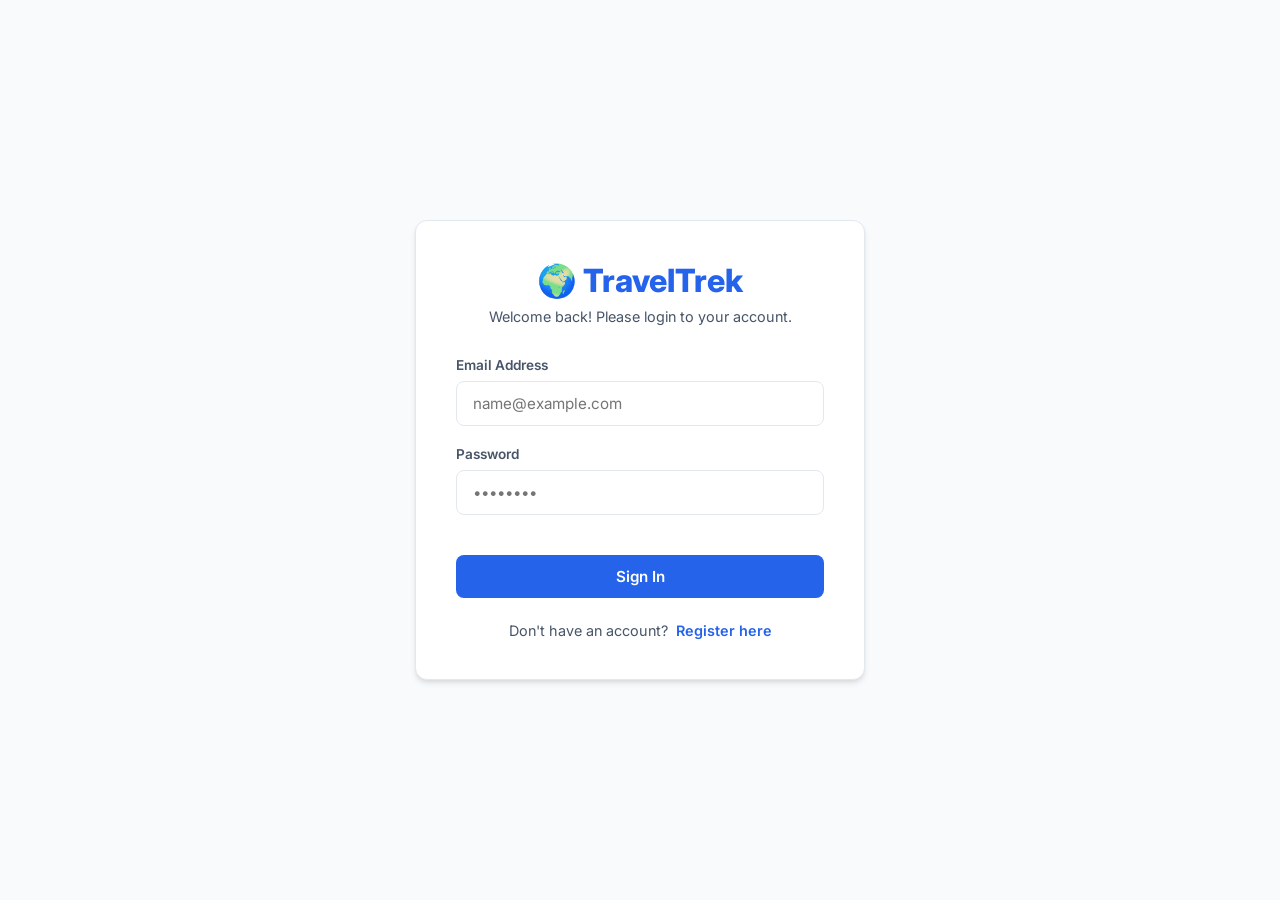
<file: index.html>
<!DOCTYPE html>
<html lang="en">
<head>
    <meta charset="UTF-8">
    <meta name="viewport" content="width=device-width, initial-scale=1.0">
    <title>TravelTrek — Login</title>
    <link rel="stylesheet" href="css/styles.css">
    <link href="https://fonts.googleapis.com/css2?family=Inter:wght@400;500;600;700;800&display=swap" rel="stylesheet">
</head>
<body>
    <div class="auth-container">
        <div class="auth-card">
            <div class="auth-header">
                <h1>🌍 TravelTrek</h1>
                <p>Welcome back! Please login to your account.</p>
            </div>
            
            <form id="loginForm">
                <div class="form-grid" style="grid-template-columns: 1fr;">
                    <div class="form-group">
                        <label for="email">Email Address</label>
                        <input type="email" id="email" placeholder="name@example.com" required autocomplete="email">
                    </div>
                    
                    <div class="form-group">
                        <label for="password">Password</label>
                        <input type="password" id="password" placeholder="••••••••" required autocomplete="current-password">
                    </div>
                </div>

                <button type="submit" class="btn btn-primary" style="width: 100%; margin-top: 1rem; justify-content: center;">
                    Sign In
                </button>
            </form>

            <div style="text-align: center; margin-top: 1.5rem; font-size: 0.9rem;">
                <span style="color: var(--text-secondary);">Don't have an account?</span>
                <a href="register.html" style="color: var(--primary-color); font-weight: 600; text-decoration: none; margin-left: 0.25rem;">Register here</a>
            </div>
        </div>
    </div>

    <!-- Scripts -->
    <script src="js/api.js"></script>
    <script src="js/utils.js"></script>
    <script src="js/auth.js"></script>
</body>
</html>
</file>
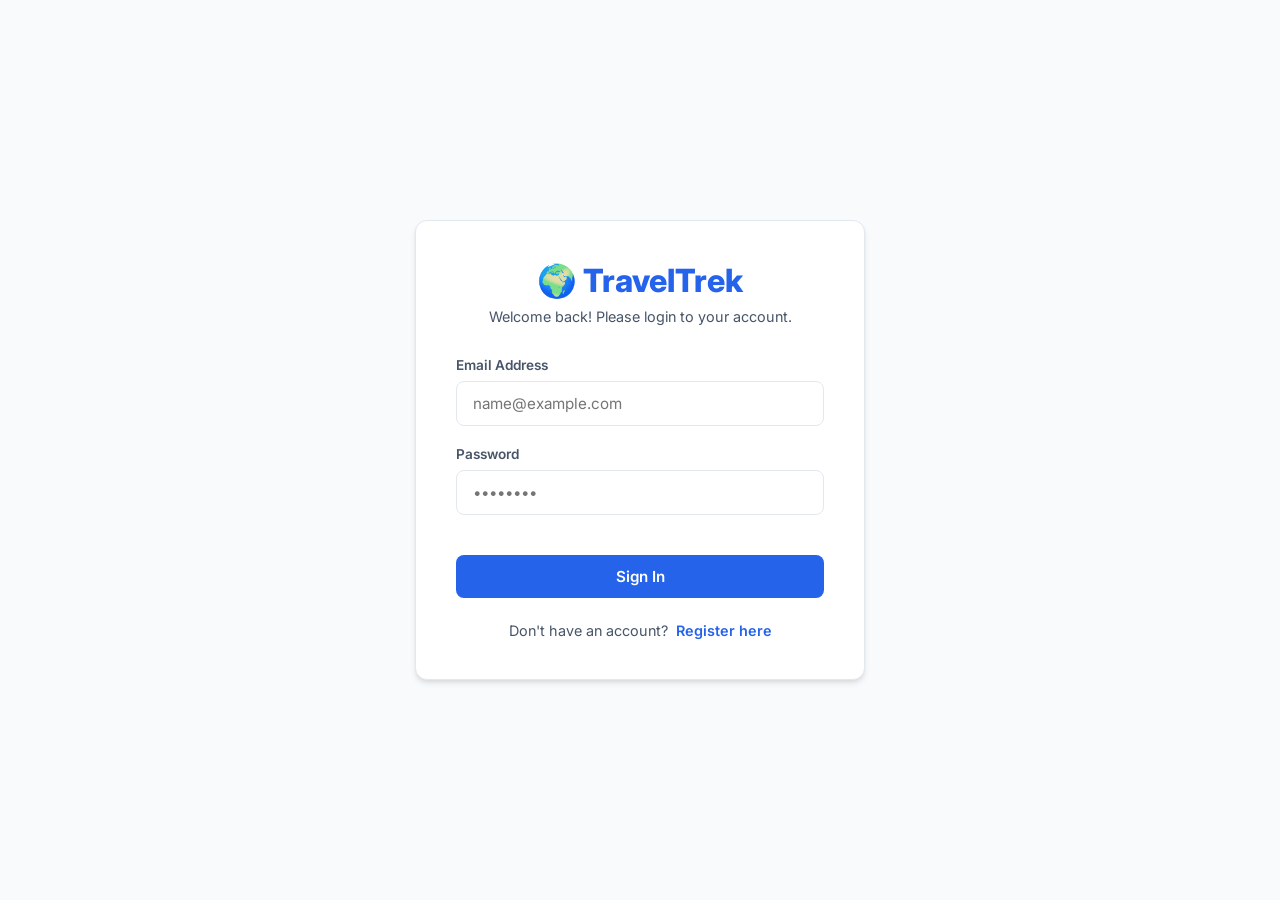
<file: activities.html>
<!DOCTYPE html>
<html lang="en">
<head>
    <meta charset="UTF-8">
    <meta name="viewport" content="width=device-width, initial-scale=1.0">
    <title>TravelTrek — Planned Activities</title>
    <link rel="stylesheet" href="css/styles.css">
    <link href="https://fonts.googleapis.com/css2?family=Inter:wght@400;500;600;700;800&display=swap" rel="stylesheet">
</head>
<body>
    <!-- Sidebar Navigation -->
    <div class="sidebar">
        <div class="logo-container">
            <h2>🌍 TravelTrek</h2>
        </div>
        <ul class="nav-links">
            <li><a href="dashboard.html">📊 Dashboard</a></li>
            <li><a href="packages.html">📦 Packages</a></li>
            <li><a href="itineraries.html">🗺️ Itineraries</a></li>
            <li><a href="reservations.html">🎫 Reservations</a></li>
            <li class="active"><a href="activities.html">🎯 Activities</a></li>
            <li><a href="profile.html">👤 Profile</a></li>
        </ul>
        <div class="sidebar-footer">
            <button id="logoutBtn" class="logout-btn">
                <span>🚪 Sign Out</span>
            </button>
        </div>
    </div>

    <!-- Main Content Area -->
    <div class="main-content">
        <div class="header">
            <h1>Planned Activities Management</h1>
            <div class="user-info">
                <span>Logged in as: <strong id="headerUsername">User</strong></span>
            </div>
        </div>

        <!-- Add/Edit Form -->
        <div class="form-card">
            <h3 class="form-title" id="formTitle">Plan New Activity</h3>
            <form id="activityForm">
                <input type="hidden" id="activityId">
                <div class="form-grid">
                    <div class="form-group">
                        <label for="activityName">Activity Name</label>
                        <input type="text" id="activityName" placeholder="e.g., Snorkeling Tour" required>
                    </div>
                    
                    <div class="form-group">
                        <label for="location">Location</label>
                        <input type="text" id="location" placeholder="e.g., Nusa Penida, Bali" required>
                    </div>
                    
                    <div class="form-group">
                        <label for="scheduledAt">Scheduled At</label>
                        <input type="datetime-local" id="scheduledAt" required>
                    </div>
                    
                    <div class="form-group">
                        <label for="estimatedCost">Estimated Cost (USD)</label>
                        <input type="number" id="estimatedCost" step="0.01" min="0" placeholder="e.g., 75.00" required>
                    </div>
                    
                    <div class="form-group">
                        <label for="itineraryId">Linked Trip Itinerary</label>
                        <select id="itineraryId" required>
                            <option value="">-- Select Itinerary --</option>
                            <!-- JS loaded -->
                        </select>
                    </div>

                    <div class="form-group checkbox-group" style="padding-top: 1.5rem;">
                        <input type="checkbox" id="requiresBooking">
                        <label for="requiresBooking">Requires Booking / Reservation</label>
                    </div>
                </div>
                <div class="btn-group">
                    <button type="button" id="cancelBtn" class="btn btn-secondary">Clear / Cancel</button>
                    <button type="submit" id="saveBtn" class="btn btn-primary">Save Activity</button>
                </div>
            </form>
        </div>

        <!-- Activities Table Section -->
        <div class="table-section">
            <div class="table-header">
                <h3 class="form-title" style="margin-bottom: 0;">Existing Planned Activities</h3>
                <div class="search-input-container">
                    <input type="text" id="searchInput" placeholder="🔍 Search activity names or locations...">
                </div>
            </div>
            
            <div class="table-container">
                <table>
                    <thead>
                        <tr>
                            <th>ID</th>
                            <th>Activity Name</th>
                            <th>Location</th>
                            <th>Scheduled At</th>
                            <th>Estimated Cost</th>
                            <th>Requires Bkg?</th>
                            <th>Linked Itinerary</th>
                            <th>Actions</th>
                        </tr>
                    </thead>
                    <tbody id="activitiesTableBody">
                        <!-- Loaded dynamically via JS -->
                    </tbody>
                </table>
            </div>
        </div>
    </div>

    <!-- Scripts -->
    <script src="js/api.js"></script>
    <script src="js/utils.js"></script>
    <script src="js/activities.js"></script>
</body>
</html>
</file>
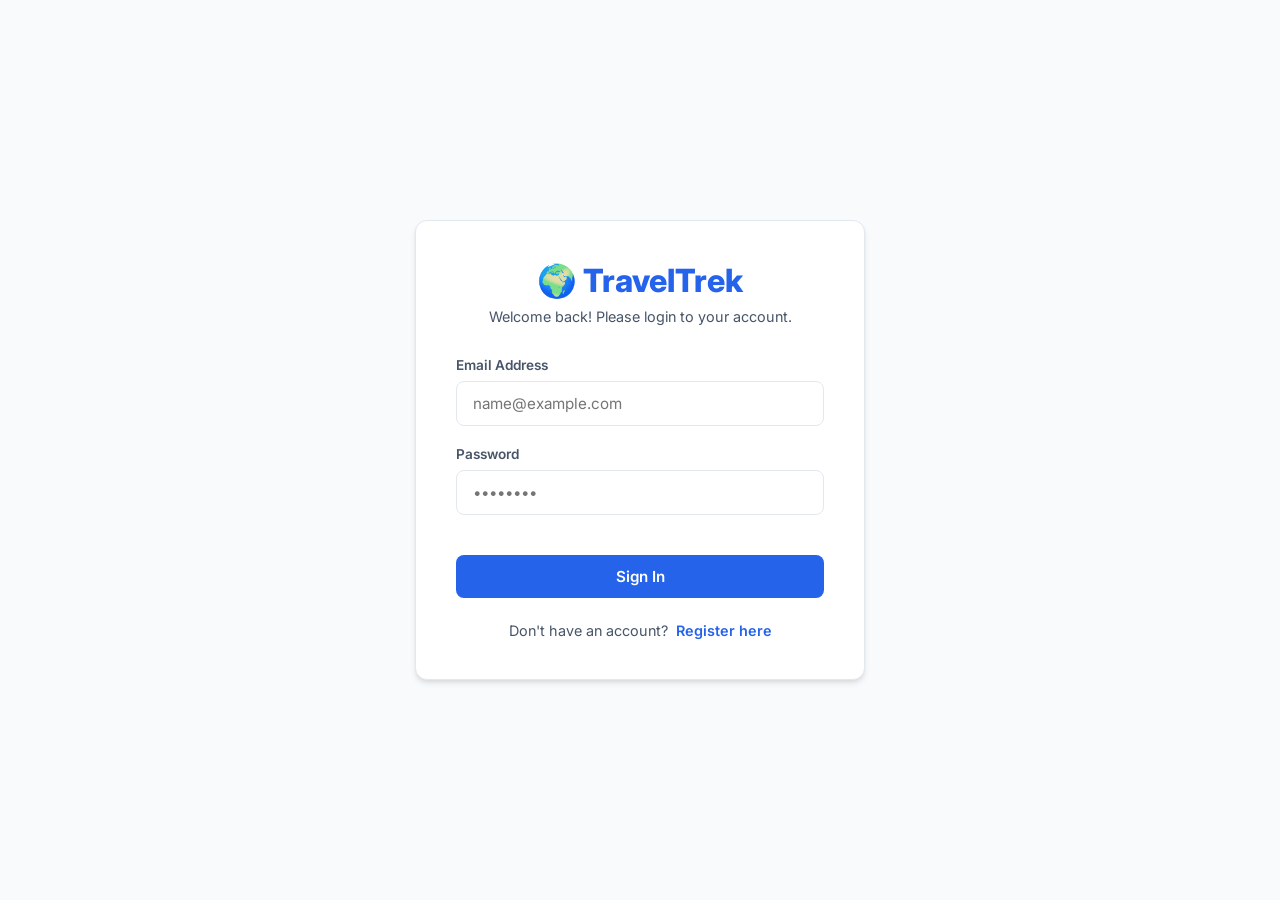
<file: dashboard.html>
<!DOCTYPE html>
<html lang="en">
<head>
    <meta charset="UTF-8">
    <meta name="viewport" content="width=device-width, initial-scale=1.0">
    <title>TravelTrek — Dashboard</title>
    <link rel="stylesheet" href="css/styles.css">
    <link href="https://fonts.googleapis.com/css2?family=Inter:wght@400;500;600;700;800&display=swap" rel="stylesheet">
</head>
<body>
    <!-- Sidebar Navigation -->
    <div class="sidebar">
        <div class="logo-container">
            <h2>🌍 TravelTrek</h2>
        </div>
        <ul class="nav-links">
            <li class="active"><a href="dashboard.html">📊 Dashboard</a></li>
            <li><a href="packages.html">📦 Packages</a></li>
            <li><a href="itineraries.html">🗺️ Itineraries</a></li>
            <li><a href="reservations.html">🎫 Reservations</a></li>
            <li><a href="activities.html">🎯 Activities</a></li>
            <li><a href="profile.html">👤 Profile</a></li>
        </ul>
        <div class="sidebar-footer">
            <button id="logoutBtn" class="logout-btn">
                <span>🚪 Sign Out</span>
            </button>
        </div>
    </div>

    <!-- Main Content Area -->
    <div class="main-content">
        <div class="header">
            <h1>Dashboard Statistics</h1>
            <div class="user-info">
                <span>Logged in as: <strong id="headerUsername">User</strong></span>
            </div>
        </div>

        <div class="stats-grid">
            <div class="stat-card">
                <span class="label">Total Packages</span>
                <span id="packagesCount" class="value">0</span>
            </div>
            
            <div class="stat-card">
                <span class="label">Total Itineraries</span>
                <span id="itinerariesCount" class="value">0</span>
            </div>
            
            <div class="stat-card">
                <span class="label">Total Bookings</span>
                <span id="reservationsCount" class="value">0</span>
            </div>
            
            <div class="stat-card">
                <span class="label">Total Activities</span>
                <span id="activitiesCount" class="value">0</span>
            </div>
        </div>

        <div class="form-card">
            <h3 class="form-title">Welcome to TravelTrek Backend Console</h3>
            <p style="color: var(--text-secondary); line-height: 1.6; font-size: 0.95rem;">
                Use the left-hand navigation sidebar to manage all the entity data stored in the database. 
                You can create, search, edit, and delete travel packages, itineraries, reservations, and activities in real-time.
            </p>
        </div>
    </div>

    <!-- Scripts -->
    <script src="js/api.js"></script>
    <script src="js/utils.js"></script>
    <script src="js/dashboard.js"></script>
</body>
</html>
</file>
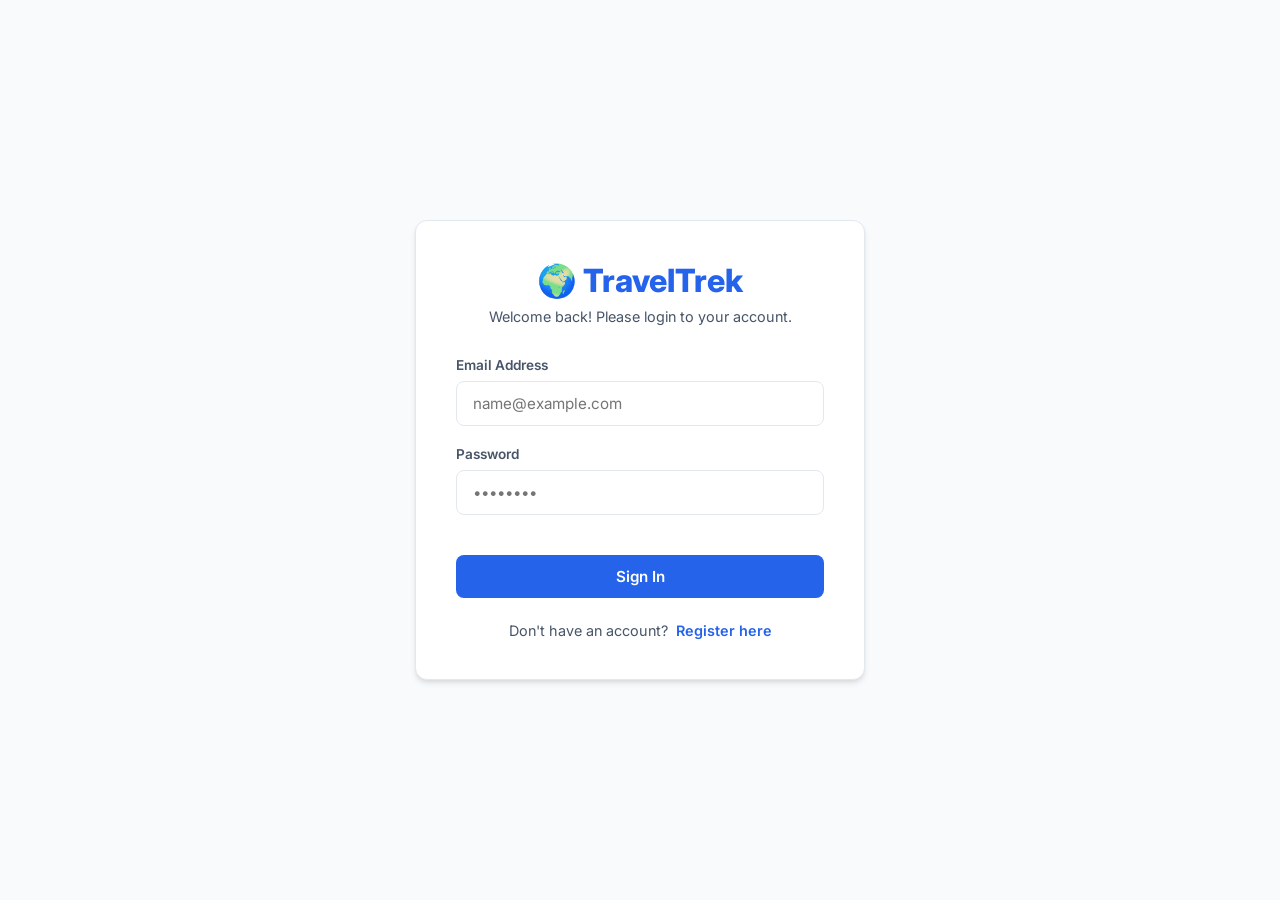
<file: itineraries.html>
<!DOCTYPE html>
<html lang="en">
<head>
    <meta charset="UTF-8">
    <meta name="viewport" content="width=device-width, initial-scale=1.0">
    <title>TravelTrek — Trip Itineraries</title>
    <link rel="stylesheet" href="css/styles.css">
    <link href="https://fonts.googleapis.com/css2?family=Inter:wght@400;500;600;700;800&display=swap" rel="stylesheet">
</head>
<body>
    <!-- Sidebar Navigation -->
    <div class="sidebar">
        <div class="logo-container">
            <h2>🌍 TravelTrek</h2>
        </div>
        <ul class="nav-links">
            <li><a href="dashboard.html">📊 Dashboard</a></li>
            <li><a href="packages.html">📦 Packages</a></li>
            <li class="active"><a href="itineraries.html">🗺️ Itineraries</a></li>
            <li><a href="reservations.html">🎫 Reservations</a></li>
            <li><a href="activities.html">🎯 Activities</a></li>
            <li><a href="profile.html">👤 Profile</a></li>
        </ul>
        <div class="sidebar-footer">
            <button id="logoutBtn" class="logout-btn">
                <span>🚪 Sign Out</span>
            </button>
        </div>
    </div>

    <!-- Main Content Area -->
    <div class="main-content">
        <div class="header">
            <h1>Trip Itineraries Management</h1>
            <div class="user-info">
                <span>Logged in as: <strong id="headerUsername">User</strong></span>
            </div>
        </div>

        <!-- Add/Edit Form -->
        <div class="form-card">
            <h3 class="form-title" id="formTitle">Create New Trip Itinerary</h3>
            <form id="itineraryForm">
                <input type="hidden" id="itineraryId">
                <div class="form-grid">
                    <div class="form-group">
                        <label for="tripName">Trip Name</label>
                        <input type="text" id="tripName" placeholder="e.g., Honeymoon in Bali" required>
                    </div>
                    
                    <div class="form-group">
                        <label for="status">Itinerary Status</label>
                        <select id="status" required>
                            <option value="DRAFT">Draft</option>
                            <option value="FINALIZED">Finalized</option>
                        </select>
                    </div>
                    
                    <div class="form-group">
                        <label for="accountId">Linked Account / User</label>
                        <select id="accountId" required>
                            <option value="">-- Select Account --</option>
                            <!-- JS loaded -->
                        </select>
                    </div>
                    
                    <div class="form-group">
                        <label for="travelPackageId">Linked Travel Package</label>
                        <select id="travelPackageId" required>
                            <option value="">-- Select Package --</option>
                            <!-- JS loaded -->
                        </select>
                    </div>

                    <div class="form-group checkbox-group" style="padding-top: 1.5rem;">
                        <input type="checkbox" id="aiGenerated">
                        <label for="aiGenerated">Generated using TravelTrek AI Engine</label>
                    </div>
                </div>
                <div class="btn-group">
                    <button type="button" id="cancelBtn" class="btn btn-secondary">Clear / Cancel</button>
                    <button type="submit" id="saveBtn" class="btn btn-primary">Save Itinerary</button>
                </div>
            </form>
        </div>

        <!-- Itineraries Table Section -->
        <div class="table-section">
            <div class="table-header">
                <h3 class="form-title" style="margin-bottom: 0;">Existing Trip Itineraries</h3>
                <div class="search-input-container">
                    <input type="text" id="searchInput" placeholder="🔍 Search trip names or users...">
                </div>
            </div>
            
            <div class="table-container">
                <table>
                    <thead>
                        <tr>
                            <th>ID</th>
                            <th>Trip Name</th>
                            <th>Status</th>
                            <th>AI Gen?</th>
                            <th>Linked Account</th>
                            <th>Linked Package</th>
                            <th>Actions</th>
                        </tr>
                    </thead>
                    <tbody id="itinerariesTableBody">
                        <!-- Loaded dynamically via JS -->
                    </tbody>
                </table>
            </div>
        </div>
    </div>

    <!-- Scripts -->
    <script src="js/api.js"></script>
    <script src="js/utils.js"></script>
    <script src="js/itineraries.js"></script>
</body>
</html>
</file>
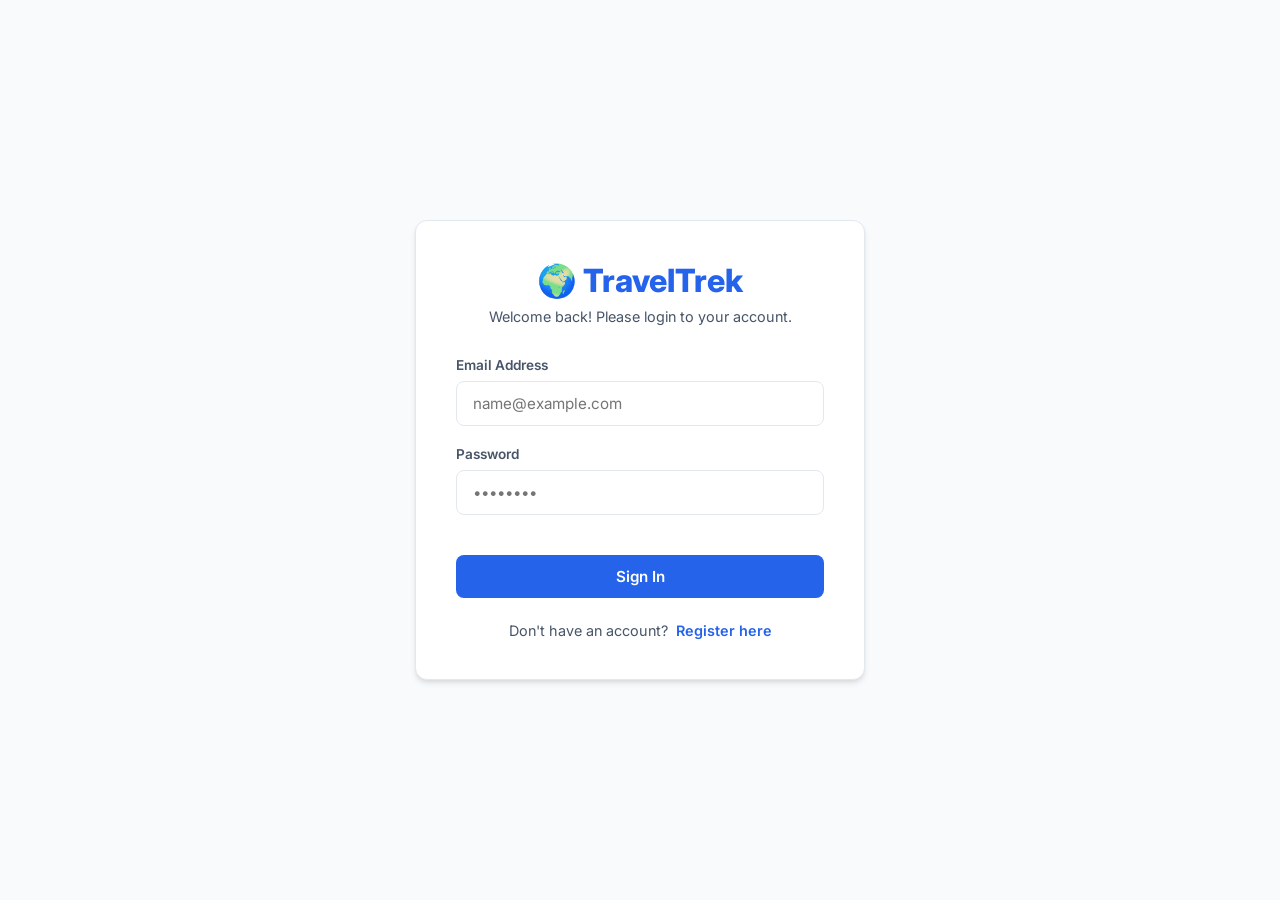
<file: packages.html>
<!DOCTYPE html>
<html lang="en">
<head>
    <meta charset="UTF-8">
    <meta name="viewport" content="width=device-width, initial-scale=1.0">
    <title>TravelTrek — Travel Packages</title>
    <link rel="stylesheet" href="css/styles.css">
    <link href="https://fonts.googleapis.com/css2?family=Inter:wght@400;500;600;700;800&display=swap" rel="stylesheet">
</head>
<body>
    <!-- Sidebar Navigation -->
    <div class="sidebar">
        <div class="logo-container">
            <h2>🌍 TravelTrek</h2>
        </div>
        <ul class="nav-links">
            <li><a href="dashboard.html">📊 Dashboard</a></li>
            <li class="active"><a href="packages.html">📦 Packages</a></li>
            <li><a href="itineraries.html">🗺️ Itineraries</a></li>
            <li><a href="reservations.html">🎫 Reservations</a></li>
            <li><a href="activities.html">🎯 Activities</a></li>
            <li><a href="profile.html">👤 Profile</a></li>
        </ul>
        <div class="sidebar-footer">
            <button id="logoutBtn" class="logout-btn">
                <span>🚪 Sign Out</span>
            </button>
        </div>
    </div>

    <!-- Main Content Area -->
    <div class="main-content">
        <div class="header">
            <h1>Travel Packages Management</h1>
            <div class="user-info">
                <span>Logged in as: <strong id="headerUsername">User</strong></span>
            </div>
        </div>

        <!-- Add/Edit Form -->
        <div class="form-card">
            <h3 class="form-title" id="formTitle">Add New Travel Package</h3>
            <form id="packageForm">
                <input type="hidden" id="packageId">
                <div class="form-grid">
                    <div class="form-group">
                        <label for="packageName">Package Name</label>
                        <input type="text" id="packageName" placeholder="e.g., Bali Paradise Getaway" required>
                    </div>
                    <div class="form-group">
                        <label for="destination">Destination</label>
                        <input type="text" id="destination" placeholder="e.g., Bali, Indonesia" required>
                    </div>
                    <div class="form-group">
                        <label for="price">Price (USD)</label>
                        <input type="number" id="price" step="0.01" min="0" placeholder="e.g., 1200.00" required>
                    </div>
                    <div class="form-group">
                        <label for="durationDays">Duration (Days)</label>
                        <input type="number" id="durationDays" min="1" placeholder="e.g., 7" required>
                    </div>
                    <div class="form-group full-width">
                        <label for="description">Description</label>
                        <textarea id="description" placeholder="Provide detailed description of the travel package..." maxlength="1000"></textarea>
                    </div>
                </div>
                <div class="btn-group">
                    <button type="button" id="cancelBtn" class="btn btn-secondary">Clear / Cancel</button>
                    <button type="submit" id="saveBtn" class="btn btn-primary">Save Package</button>
                </div>
            </form>
        </div>

        <!-- Packages Table Section -->
        <div class="table-section">
            <div class="table-header">
                <h3 class="form-title" style="margin-bottom: 0;">Existing Travel Packages</h3>
                <div class="search-input-container">
                    <input type="text" id="searchInput" placeholder="🔍 Search packages or destinations...">
                </div>
            </div>
            
            <div class="table-container">
                <table>
                    <thead>
                        <tr>
                            <th>ID</th>
                            <th>Package Name</th>
                            <th>Destination</th>
                            <th>Price</th>
                            <th>Duration</th>
                            <th>Actions</th>
                        </tr>
                    </thead>
                    <tbody id="packagesTableBody">
                        <!-- Loaded dynamically via JS -->
                    </tbody>
                </table>
            </div>
        </div>
    </div>

    <!-- Scripts -->
    <script src="js/api.js"></script>
    <script src="js/utils.js"></script>
    <script src="js/packages.js"></script>
</body>
</html>
</file>
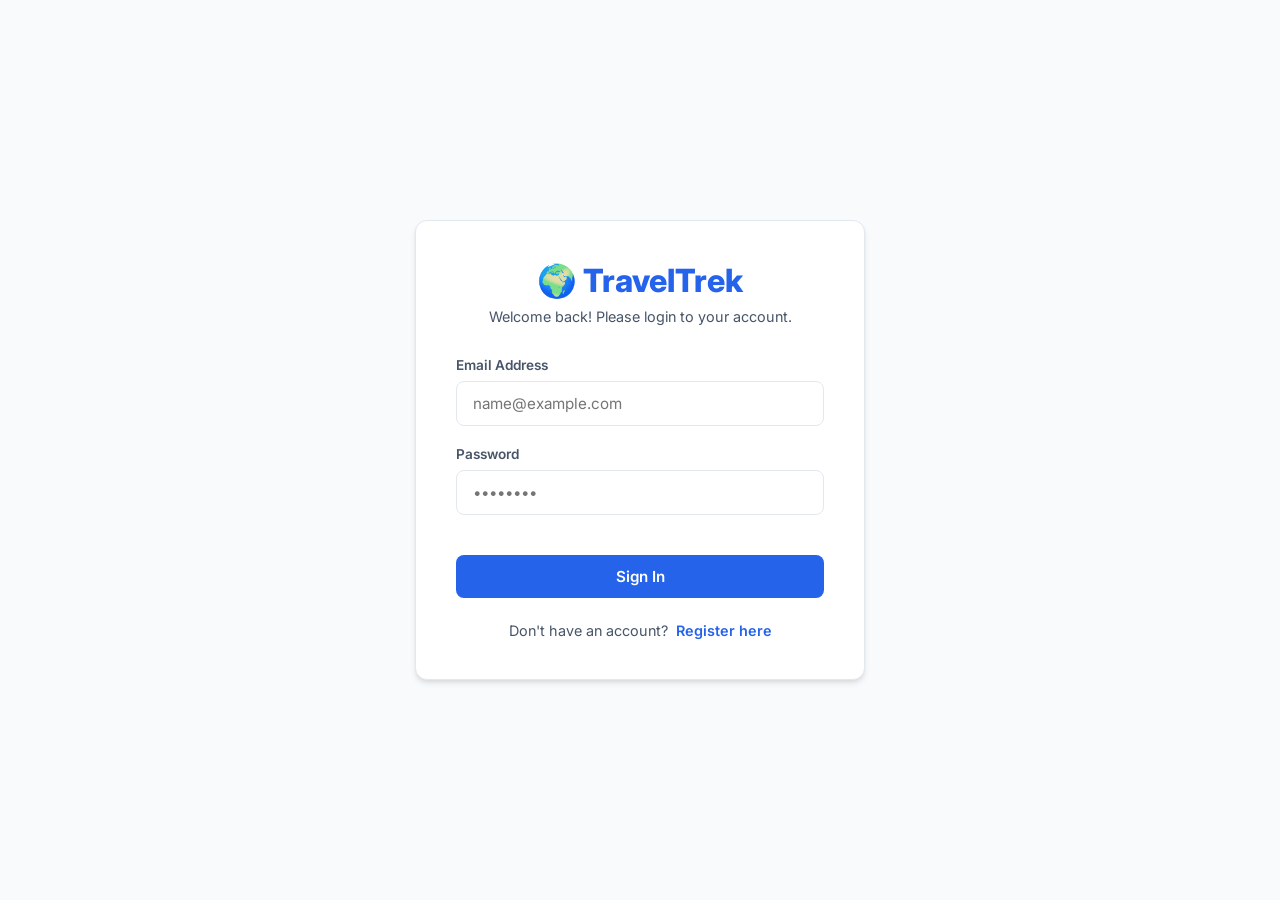
<file: profile.html>
<!DOCTYPE html>
<html lang="en">
<head>
    <meta charset="UTF-8">
    <meta name="viewport" content="width=device-width, initial-scale=1.0">
    <title>TravelTrek — User Profile</title>
    <link rel="stylesheet" href="css/styles.css">
    <link href="https://fonts.googleapis.com/css2?family=Inter:wght@400;500;600;700;800&display=swap" rel="stylesheet">
</head>
<body>
    <!-- Sidebar Navigation -->
    <div class="sidebar">
        <div class="logo-container">
            <h2>🌍 TravelTrek</h2>
        </div>
        <ul class="nav-links">
            <li><a href="dashboard.html">📊 Dashboard</a></li>
            <li><a href="packages.html">📦 Packages</a></li>
            <li><a href="itineraries.html">🗺️ Itineraries</a></li>
            <li><a href="reservations.html">🎫 Reservations</a></li>
            <li><a href="activities.html">🎯 Activities</a></li>
            <li class="active"><a href="profile.html">👤 Profile</a></li>
        </ul>
        <div class="sidebar-footer">
            <button id="logoutBtn" class="logout-btn">
                <span>🚪 Sign Out</span>
            </button>
        </div>
    </div>

    <!-- Main Content Area -->
    <div class="main-content">
        <div class="header">
            <h1>My Profile Settings</h1>
            <div class="user-info">
                <span>Logged in as: <strong id="headerUsername">User</strong></span>
            </div>
        </div>

        <!-- Profile Form Card -->
        <div class="form-card" style="max-width: 600px; margin: 0 auto 2.5rem auto;">
            <h3 class="form-title">Update Profile Account Details</h3>
            <form id="profileForm">
                <input type="hidden" id="profileId">
                <input type="hidden" id="profileActive">
                <div class="form-grid" style="grid-template-columns: 1fr; gap: 1.25rem;">
                    
                    <div class="form-group">
                        <label for="profileFullName">Full Name</label>
                        <input type="text" id="profileFullName" placeholder="Your Full Name" required>
                    </div>

                    <div class="form-group">
                        <label for="profileEmail">Email Address</label>
                        <input type="email" id="profileEmail" placeholder="name@example.com" required>
                    </div>

                    <div class="form-group">
                        <label for="profilePassword">New Password (or Re-type Current)</label>
                        <input type="password" id="profilePassword" placeholder="••••••••" required>
                    </div>

                    <div class="form-group">
                        <label for="profileRole">System Role</label>
                        <!-- Role cannot be changed by the user themselves directly on this form -->
                        <select id="profileRole" disabled>
                            <option value="TRAVELER">Traveler</option>
                            <option value="TRAVEL_AGENT">Travel Agent</option>
                            <option value="AGENCY_MANAGER">Agency Manager</option>
                        </select>
                        <span style="font-size: 0.75rem; color: var(--text-secondary); margin-top: 0.25rem;">Role modification is restricted. Contact system administrator if change is required.</span>
                    </div>
                </div>

                <div class="btn-group" style="margin-top: 1.5rem;">
                    <button type="submit" class="btn btn-primary">Save Profile Changes</button>
                </div>
            </form>
        </div>
    </div>

    <!-- Scripts -->
    <script src="js/api.js"></script>
    <script src="js/utils.js"></script>
    <script src="js/profile.js"></script>
</body>
</html>
</file>
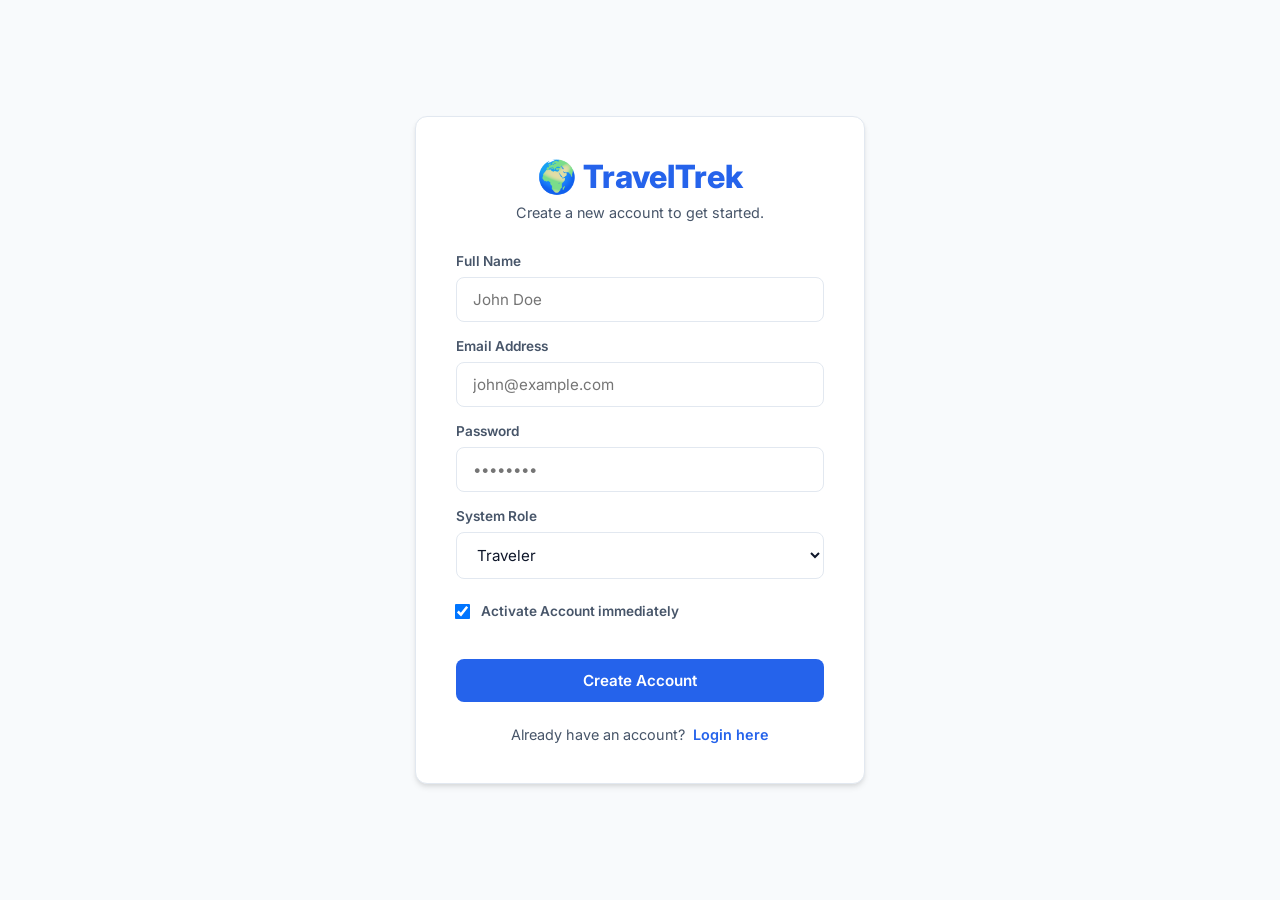
<file: register.html>
<!DOCTYPE html>
<html lang="en">
<head>
    <meta charset="UTF-8">
    <meta name="viewport" content="width=device-width, initial-scale=1.0">
    <title>TravelTrek — Register</title>
    <link rel="stylesheet" href="css/styles.css">
    <link href="https://fonts.googleapis.com/css2?family=Inter:wght@400;500;600;700;800&display=swap" rel="stylesheet">
</head>
<body>
    <div class="auth-container">
        <div class="auth-card">
            <div class="auth-header">
                <h1>🌍 TravelTrek</h1>
                <p>Create a new account to get started.</p>
            </div>
            
            <form id="registerForm">
                <div class="form-grid" style="grid-template-columns: 1fr; gap: 1rem;">
                    <div class="form-group">
                        <label for="fullName">Full Name</label>
                        <input type="text" id="fullName" placeholder="John Doe" required>
                    </div>

                    <div class="form-group">
                        <label for="email">Email Address</label>
                        <input type="email" id="email" placeholder="john@example.com" required>
                    </div>
                    
                    <div class="form-group">
                        <label for="password">Password</label>
                        <input type="password" id="password" placeholder="••••••••" required>
                    </div>

                    <div class="form-group">
                        <label for="role">System Role</label>
                        <select id="role" required>
                            <option value="TRAVELER">Traveler</option>
                            <option value="TRAVEL_AGENT">Travel Agent</option>
                            <option value="AGENCY_MANAGER">Agency Manager</option>
                        </select>
                    </div>

                    <div class="form-group checkbox-group" style="padding-top: 0.5rem;">
                        <input type="checkbox" id="active" checked>
                        <label for="active">Activate Account immediately</label>
                    </div>
                </div>

                <button type="submit" class="btn btn-primary" style="width: 100%; margin-top: 1rem; justify-content: center;">
                    Create Account
                </button>
            </form>

            <div style="text-align: center; margin-top: 1.5rem; font-size: 0.9rem;">
                <span style="color: var(--text-secondary);">Already have an account?</span>
                <a href="index.html" style="color: var(--primary-color); font-weight: 600; text-decoration: none; margin-left: 0.25rem;">Login here</a>
            </div>
        </div>
    </div>

    <!-- Scripts -->
    <script src="js/api.js"></script>
    <script src="js/utils.js"></script>
    <script src="js/auth.js"></script>
</body>
</html>
</file>
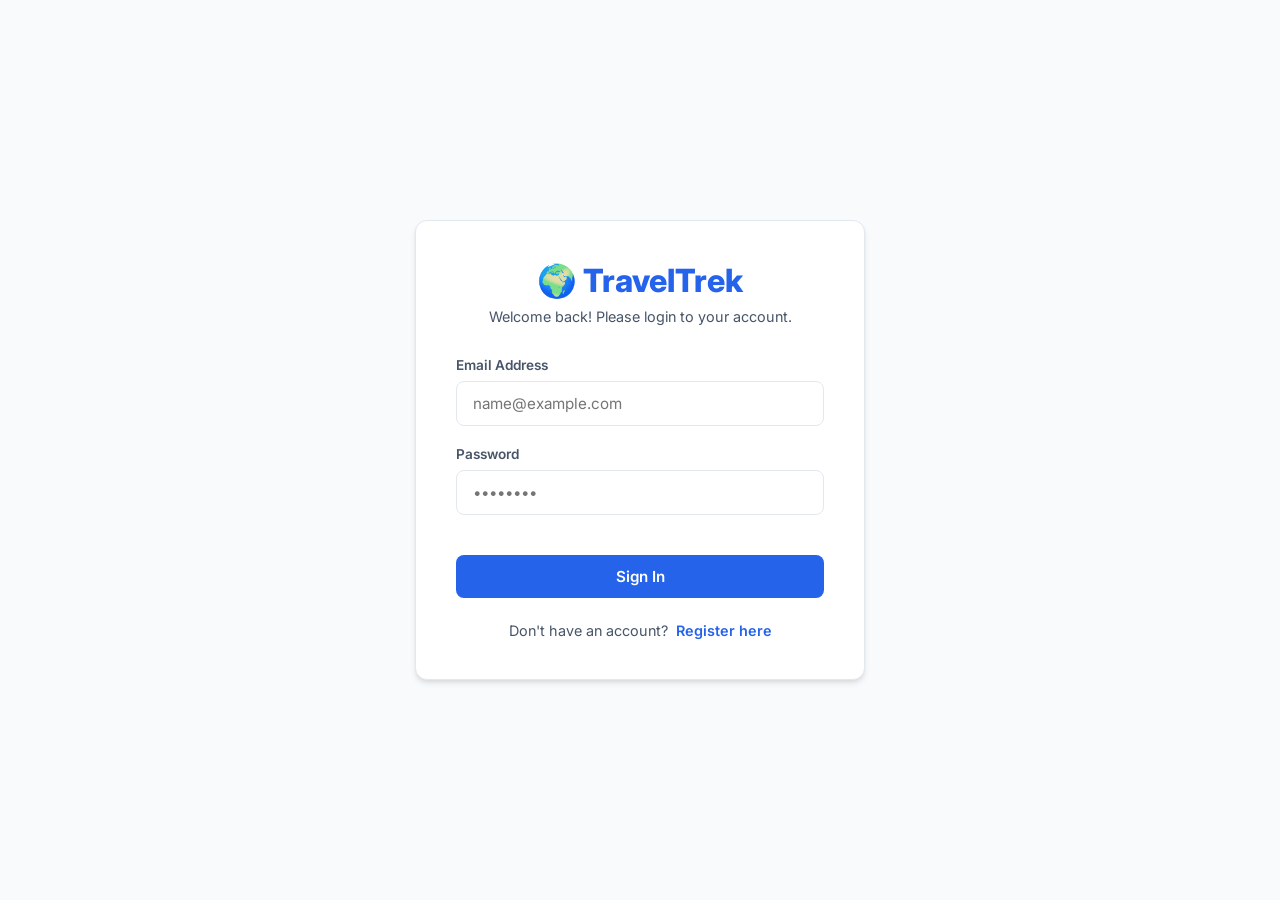
<file: reservations.html>
<!DOCTYPE html>
<html lang="en">
<head>
    <meta charset="UTF-8">
    <meta name="viewport" content="width=device-width, initial-scale=1.0">
    <title>TravelTrek — Booking Reservations</title>
    <link rel="stylesheet" href="css/styles.css">
    <link href="https://fonts.googleapis.com/css2?family=Inter:wght@400;500;600;700;800&display=swap" rel="stylesheet">
</head>
<body>
    <!-- Sidebar Navigation -->
    <div class="sidebar">
        <div class="logo-container">
            <h2>🌍 TravelTrek</h2>
        </div>
        <ul class="nav-links">
            <li><a href="dashboard.html">📊 Dashboard</a></li>
            <li><a href="packages.html">📦 Packages</a></li>
            <li><a href="itineraries.html">🗺️ Itineraries</a></li>
            <li class="active"><a href="reservations.html">🎫 Reservations</a></li>
            <li><a href="activities.html">🎯 Activities</a></li>
            <li><a href="profile.html">👤 Profile</a></li>
        </ul>
        <div class="sidebar-footer">
            <button id="logoutBtn" class="logout-btn">
                <span>🚪 Sign Out</span>
            </button>
        </div>
    </div>

    <!-- Main Content Area -->
    <div class="main-content">
        <div class="header">
            <h1>Booking Reservations Management</h1>
            <div class="user-info">
                <span>Logged in as: <strong id="headerUsername">User</strong></span>
            </div>
        </div>

        <!-- Add/Edit Form -->
        <div class="form-card">
            <h3 class="form-title" id="formTitle">Create Booking Reservation</h3>
            <form id="reservationForm">
                <input type="hidden" id="reservationId">
                <div class="form-grid">
                    <div class="form-group">
                        <label for="bookingReference">Booking Reference</label>
                        <input type="text" id="bookingReference" placeholder="e.g., BK-2026-0001" required>
                    </div>
                    
                    <div class="form-group">
                        <label for="reservedAt">Reserved At</label>
                        <input type="datetime-local" id="reservedAt" required>
                    </div>
                    
                    <div class="form-group">
                        <label for="status">Booking Status</label>
                        <select id="status" required>
                            <option value="PENDING">Pending</option>
                            <option value="CONFIRMED">Confirmed</option>
                            <option value="CANCELLED">Cancelled</option>
                        </select>
                    </div>
                    
                    <div class="form-group">
                        <label for="totalPaid">Total Paid (USD)</label>
                        <input type="number" id="totalPaid" step="0.01" min="0" placeholder="e.g., 2500.00" required>
                    </div>
                    
                    <div class="form-group">
                        <label for="itineraryId">Linked Trip Itinerary</label>
                        <select id="itineraryId" required>
                            <option value="">-- Select Itinerary --</option>
                            <!-- JS loaded -->
                        </select>
                    </div>
                    
                    <div class="form-group">
                        <label for="travelPackageId">Linked Travel Package</label>
                        <select id="travelPackageId" required>
                            <option value="">-- Select Package --</option>
                            <!-- JS loaded -->
                        </select>
                    </div>
                </div>
                <div class="btn-group">
                    <button type="button" id="cancelBtn" class="btn btn-secondary">Clear / Cancel</button>
                    <button type="submit" id="saveBtn" class="btn btn-primary">Save Reservation</button>
                </div>
            </form>
        </div>

        <!-- Reservations Table Section -->
        <div class="table-section">
            <div class="table-header">
                <h3 class="form-title" style="margin-bottom: 0;">Existing Booking Reservations</h3>
                <div class="search-input-container">
                    <input type="text" id="searchInput" placeholder="🔍 Search references...">
                </div>
            </div>
            
            <div class="table-container">
                <table>
                    <thead>
                        <tr>
                            <th>ID</th>
                            <th>Reference</th>
                            <th>Reserved At</th>
                            <th>Status</th>
                            <th>Total Paid</th>
                            <th>Linked Itinerary</th>
                            <th>Linked Package</th>
                            <th>Actions</th>
                        </tr>
                    </thead>
                    <tbody id="reservationsTableBody">
                        <!-- Loaded dynamically via JS -->
                    </tbody>
                </table>
            </div>
        </div>
    </div>

    <!-- Scripts -->
    <script src="js/api.js"></script>
    <script src="js/utils.js"></script>
    <script src="js/reservations.js"></script>
</body>
</html>
</file>
<file: css/styles.css>
/* TravelTrek Clean Light Theme Stylesheet */

:root {
    --bg-color: #f8fafc;
    --sidebar-bg: #ffffff;
    --card-bg: #ffffff;
    --border-color: #e2e8f0;
    --text-primary: #0f172a;
    --text-secondary: #475569;
    --primary-color: #2563eb;
    --primary-hover: #1d4ed8;
    --primary-light: #eff6ff;
    --success-color: #10b981;
    --danger-color: #ef4444;
    --warning-color: #f59e0b;
    --shadow-sm: 0 1px 2px 0 rgba(0, 0, 0, 0.05);
    --shadow-md: 0 4px 6px -1px rgba(0, 0, 0, 0.1), 0 2px 4px -1px rgba(0, 0, 0, 0.06);
    --transition: all 0.2s ease-in-out;
}

* {
    margin: 0;
    padding: 0;
    box-sizing: border-box;
    font-family: 'Inter', system-ui, -apple-system, sans-serif;
}

body {
    background-color: var(--bg-color);
    color: var(--text-primary);
    min-height: 100vh;
    display: flex;
}

/* Auth Page layout (Login & Register) */
.auth-container {
    width: 100%;
    min-height: 100vh;
    display: flex;
    justify-content: center;
    align-items: center;
    background-color: var(--bg-color);
}

.auth-card {
    background: var(--card-bg);
    border: 1px solid var(--border-color);
    border-radius: 12px;
    padding: 2.5rem;
    width: 100%;
    max-width: 450px;
    box-shadow: var(--shadow-md);
}

.auth-header {
    text-align: center;
    margin-bottom: 2rem;
}

.auth-header h1 {
    font-size: 2rem;
    color: var(--primary-color);
    font-weight: 800;
    margin-bottom: 0.5rem;
}

.auth-header p {
    color: var(--text-secondary);
    font-size: 0.9rem;
}

/* Sidebar Layout */
.sidebar {
    width: 260px;
    background: var(--sidebar-bg);
    border-right: 1px solid var(--border-color);
    padding: 2rem 1.5rem;
    display: flex;
    flex-direction: column;
    height: 100vh;
    position: fixed;
    left: 0;
    top: 0;
    z-index: 100;
}

.logo-container {
    display: flex;
    align-items: center;
    gap: 0.75rem;
    margin-bottom: 2.5rem;
    padding-left: 0.5rem;
}

.logo-container h2 {
    font-size: 1.3rem;
    font-weight: 800;
    color: var(--primary-color);
}

.nav-links {
    list-style: none;
    display: flex;
    flex-direction: column;
    gap: 0.5rem;
}

.nav-links a {
    display: flex;
    align-items: center;
    gap: 1rem;
    padding: 0.8rem 1rem;
    color: var(--text-secondary);
    text-decoration: none;
    border-radius: 8px;
    font-weight: 500;
    font-size: 0.95rem;
    transition: var(--transition);
}

.nav-links a:hover {
    background: var(--primary-light);
    color: var(--primary-color);
}

.nav-links li.active a {
    background: var(--primary-light);
    color: var(--primary-color);
    font-weight: 600;
}

.sidebar-footer {
    margin-top: auto;
    border-top: 1px solid var(--border-color);
    padding-top: 1.5rem;
}

.logout-btn {
    width: 100%;
    display: flex;
    align-items: center;
    justify-content: center;
    gap: 0.75rem;
    background: transparent;
    border: 1px solid var(--border-color);
    color: var(--danger-color);
    padding: 0.8rem;
    border-radius: 8px;
    font-weight: 600;
    cursor: pointer;
    transition: var(--transition);
}

.logout-btn:hover {
    background: #fef2f2;
    border-color: #fca5a5;
}

/* Main Content Area */
.main-content {
    margin-left: 260px;
    padding: 2rem 3rem;
    width: calc(100% - 260px);
}

.header {
    display: flex;
    justify-content: space-between;
    align-items: center;
    margin-bottom: 2.5rem;
    border-bottom: 1px solid var(--border-color);
    padding-bottom: 1.5rem;
}

.header h1 {
    font-size: 1.75rem;
    font-weight: 700;
    color: var(--text-primary);
}

.user-info {
    display: flex;
    align-items: center;
    gap: 1rem;
}

.user-info span {
    font-weight: 500;
    font-size: 0.95rem;
    color: var(--text-secondary);
}

/* Grid Dashboard Stats */
.stats-grid {
    display: grid;
    grid-template-columns: repeat(auto-fit, minmax(220px, 1fr));
    gap: 1.5rem;
    margin-bottom: 3rem;
}

.stat-card {
    background: var(--card-bg);
    border: 1px solid var(--border-color);
    border-radius: 12px;
    padding: 1.75rem;
    box-shadow: var(--shadow-sm);
    display: flex;
    flex-direction: column;
    gap: 0.5rem;
    transition: var(--transition);
}

.stat-card:hover {
    transform: translateY(-2px);
    box-shadow: var(--shadow-md);
}

.stat-card .label {
    font-size: 0.875rem;
    font-weight: 500;
    color: var(--text-secondary);
}

.stat-card .value {
    font-size: 2.25rem;
    font-weight: 800;
    color: var(--primary-color);
}

/* Clean Forms */
.form-card {
    background: var(--card-bg);
    border: 1px solid var(--border-color);
    border-radius: 12px;
    padding: 2rem;
    box-shadow: var(--shadow-sm);
    margin-bottom: 2.5rem;
}

.form-title {
    font-size: 1.25rem;
    font-weight: 600;
    margin-bottom: 1.5rem;
    color: var(--text-primary);
}

.form-grid {
    display: grid;
    grid-template-columns: repeat(auto-fit, minmax(240px, 1fr));
    gap: 1.25rem;
    margin-bottom: 1.5rem;
}

.form-group {
    display: flex;
    flex-direction: column;
    gap: 0.5rem;
}

.form-group.full-width {
    grid-column: 1 / -1;
}

label {
    font-size: 0.85rem;
    font-weight: 600;
    color: var(--text-secondary);
}

input, select, textarea {
    padding: 0.75rem 1rem;
    border: 1px solid var(--border-color);
    border-radius: 8px;
    background-color: #ffffff;
    color: var(--text-primary);
    font-size: 0.95rem;
    outline: none;
    transition: var(--transition);
    width: 100%;
}

input:focus, select:focus, textarea:focus {
    border-color: var(--primary-color);
    box-shadow: 0 0 0 3px rgba(37, 99, 235, 0.1);
}

.checkbox-group {
    flex-direction: row;
    align-items: center;
    gap: 0.75rem;
    padding-top: 1.5rem;
}

.checkbox-group input {
    width: auto;
    transform: scale(1.2);
    cursor: pointer;
}

textarea {
    resize: vertical;
    min-height: 100px;
}

.btn-group {
    display: flex;
    justify-content: flex-end;
    gap: 1rem;
}

/* Buttons */
.btn {
    padding: 0.75rem 1.5rem;
    font-size: 0.95rem;
    font-weight: 600;
    border-radius: 8px;
    border: none;
    cursor: pointer;
    transition: var(--transition);
    display: inline-flex;
    align-items: center;
    gap: 0.5rem;
}

.btn-primary {
    background: var(--primary-color);
    color: #ffffff;
}

.btn-primary:hover {
    background: var(--primary-hover);
}

.btn-secondary {
    background: #f1f5f9;
    color: var(--text-secondary);
    border: 1px solid var(--border-color);
}

.btn-secondary:hover {
    background: #e2e8f0;
}

.btn-danger {
    background: var(--danger-color);
    color: #ffffff;
}

.btn-danger:hover {
    background: #dc2626;
}

/* Tables Section */
.table-section {
    background: var(--card-bg);
    border: 1px solid var(--border-color);
    border-radius: 12px;
    padding: 2rem;
    box-shadow: var(--shadow-sm);
}

.table-header {
    display: flex;
    justify-content: space-between;
    align-items: center;
    margin-bottom: 1.5rem;
    gap: 1.5rem;
}

.search-input-container {
    width: 100%;
    max-width: 320px;
}

/* Clean Minimalist Table */
.table-container {
    width: 100%;
    overflow-x: auto;
}

table {
    width: 100%;
    border-collapse: collapse;
    text-align: left;
    font-size: 0.95rem;
}

th {
    padding: 1rem;
    border-bottom: 2px solid var(--border-color);
    color: var(--text-secondary);
    font-weight: 600;
}

td {
    padding: 1rem;
    border-bottom: 1px solid var(--border-color);
    vertical-align: middle;
}

tr:hover td {
    background-color: #f8fafc;
}

/* Actions in Table */
.action-buttons {
    display: flex;
    gap: 0.5rem;
}

.btn-action {
    padding: 0.4rem 0.8rem;
    font-size: 0.85rem;
    font-weight: 600;
    border-radius: 6px;
    border: none;
    cursor: pointer;
    transition: var(--transition);
}

.btn-edit {
    background: #f1f5f9;
    color: var(--primary-color);
    border: 1px solid #dbeafe;
}

.btn-edit:hover {
    background: #e0f2fe;
}

.btn-delete {
    background: #fef2f2;
    color: var(--danger-color);
    border: 1px solid #fee2e2;
}

.btn-delete:hover {
    background: #fee2e2;
}

/* Status Badges */
.badge {
    display: inline-block;
    padding: 0.25rem 0.6rem;
    font-size: 0.8rem;
    font-weight: 700;
    border-radius: 50px;
    text-transform: uppercase;
}

.badge-pending { background: #fef3c7; color: #d97706; }
.badge-confirmed { background: #d1fae5; color: #059669; }
.badge-cancelled { background: #fee2e2; color: #dc2626; }
.badge-draft { background: #e2e8f0; color: #475569; }
.badge-finalized { background: #dbeafe; color: #1d4ed8; }

/* Toast Notifications */
.toast-container {
    position: fixed;
    top: 2rem;
    right: 2rem;
    z-index: 1000;
    display: flex;
    flex-direction: column;
    gap: 0.75rem;
}

.toast {
    background: #ffffff;
    border-left: 4px solid var(--primary-color);
    color: var(--text-primary);
    padding: 1rem 1.5rem;
    border-radius: 6px;
    box-shadow: var(--shadow-md);
    min-width: 300px;
    display: flex;
    justify-content: space-between;
    align-items: center;
    font-weight: 500;
    font-size: 0.9rem;
    animation: slideIn 0.3s ease-out forwards;
}

.toast-success { border-left-color: var(--success-color); }
.toast-error { border-left-color: var(--danger-color); }
.toast-warning { border-left-color: var(--warning-color); }

@keyframes slideIn {
    from {
        transform: translateX(100%);
        opacity: 0;
    }
    to {
        transform: translateX(0);
        opacity: 1;
    }
}

/* Custom Modal Dialog (Confirm Modal) */
.modal-overlay {
    position: fixed;
    top: 0;
    left: 0;
    right: 0;
    bottom: 0;
    background: rgba(15, 23, 42, 0.4);
    display: flex;
    justify-content: center;
    align-items: center;
    z-index: 999;
    opacity: 0;
    pointer-events: none;
    transition: var(--transition);
}

.modal-overlay.active {
    opacity: 1;
    pointer-events: auto;
}

.modal {
    background: var(--card-bg);
    border: 1px solid var(--border-color);
    border-radius: 12px;
    padding: 2rem;
    max-width: 400px;
    width: 90%;
    box-shadow: var(--shadow-md);
    text-align: center;
}

.modal h3 {
    margin-bottom: 1rem;
    font-size: 1.25rem;
}

.modal p {
    color: var(--text-secondary);
    font-size: 0.95rem;
    margin-bottom: 1.5rem;
}

.modal-actions {
    display: flex;
    justify-content: center;
    gap: 1rem;
}

/* Empty States */
.empty-state {
    text-align: center;
    padding: 3rem 1rem;
    color: var(--text-secondary);
}

.empty-state p {
    font-size: 1rem;
    margin-top: 0.5rem;
}

/* Mobile Responsiveness */
@media (max-width: 1024px) {
    .main-content {
        padding: 2rem;
    }
}

@media (max-width: 768px) {
    body {
        flex-direction: column;
    }
    .sidebar {
        width: 100%;
        height: auto;
        position: relative;
        border-right: none;
        border-bottom: 1px solid var(--border-color);
        padding: 1.5rem;
    }
    .logo-container {
        margin-bottom: 1.5rem;
    }
    .nav-links {
        flex-direction: row;
        flex-wrap: wrap;
        gap: 0.25rem;
    }
    .nav-links a {
        padding: 0.5rem 0.75rem;
        font-size: 0.85rem;
    }
    .sidebar-footer {
        display: none; /* Can have logout link in top links instead */
    }
    .main-content {
        margin-left: 0;
        width: 100%;
        padding: 1.5rem;
    }
}
</file>
